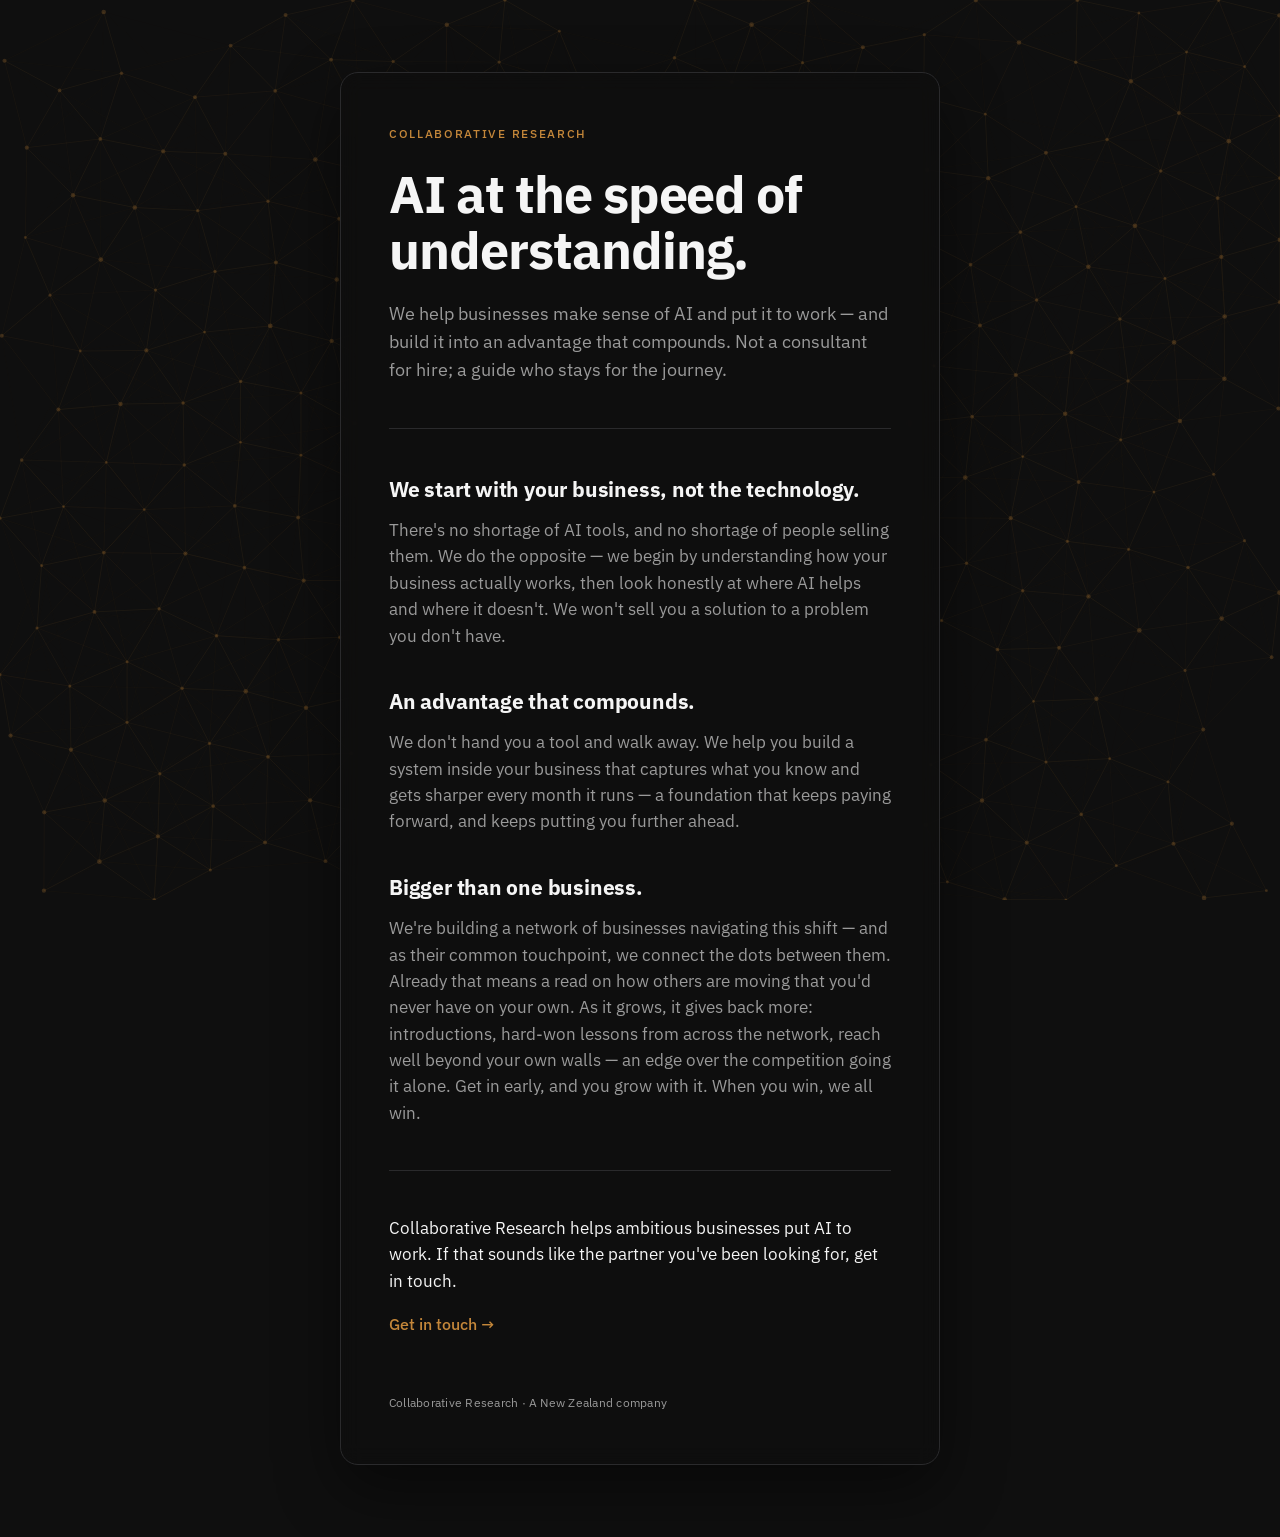
<file: public/index.html>
<!DOCTYPE html>
<html lang="en">
<head>
  <meta charset="UTF-8" />
  <meta name="viewport" content="width=device-width, initial-scale=1.0" />
  <title>Collaborative Research — AI at the speed of understanding</title>
  <meta name="description" content="Collaborative Research helps New Zealand businesses adopt AI with clarity and confidence — as a guide, not a consultant for hire." />

  <meta property="og:type" content="website" />
  <meta property="og:url" content="https://collabres.ai" />
  <meta property="og:title" content="Collaborative Research — AI at the speed of understanding" />
  <meta property="og:description" content="We help New Zealand businesses adopt AI with clarity and confidence — as a guide, not a consultant for hire." />

  <link rel="preconnect" href="https://fonts.googleapis.com" />
  <link rel="preconnect" href="https://fonts.gstatic.com" crossorigin />
  <link href="https://fonts.googleapis.com/css2?family=IBM+Plex+Sans:wght@400;500;700&display=swap" rel="stylesheet" />
  <link rel="stylesheet" href="css/styles.css" />
  <link rel="icon" href="/favicon.svg" type="image/svg+xml" />
  <link rel="icon" type="image/png" sizes="32x32" href="/favicon-32x32.png" />
  <link rel="icon" type="image/png" sizes="16x16" href="/favicon-16x16.png" />
  <link rel="icon" type="image/png" sizes="192x192" href="/favicon-192x192.png" />
  <link rel="icon" href="/favicon.ico" sizes="48x48" />
  <link rel="apple-touch-icon" href="/apple-touch-icon.png" />
  <meta name="theme-color" content="#0F0F0F" />
</head>
<body>
  <canvas id="bg" aria-hidden="true"></canvas>

  <main class="page">

    <header class="hero">
      <p class="eyebrow">Collaborative Research</p>
      <h1 class="headline">AI at the speed of understanding.</h1>
      <p class="lede">
        We help businesses make sense of AI and put it to work — and build it into
        an advantage that compounds. Not a consultant for hire; a guide who stays
        for the journey.
      </p>
    </header>

    <hr class="rule" />

    <section class="stance">
      <div class="block">
        <h2>We start with your business, not the technology.</h2>
        <p>
          There's no shortage of AI tools, and no shortage of people selling them.
          We do the opposite — we begin by understanding how your business actually
          works, then look honestly at where AI helps and where it doesn't. We won't
          sell you a solution to a problem you don't have.
        </p>
      </div>

      <div class="block">
        <h2>An advantage that compounds.</h2>
        <p>
          We don't hand you a tool and walk away. We help you build a system inside
          your business that captures what you know and gets sharper every month it
          runs — a foundation that keeps paying forward, and keeps putting you
          further ahead.
        </p>
      </div>

      <div class="block">
        <h2>Bigger than one business.</h2>
        <p>
          We're building a network of businesses navigating this shift — and as
          their common touchpoint, we connect the dots between them. Already that
          means a read on how others are moving that you'd never have on your own.
          As it grows, it gives back more: introductions, hard-won lessons from
          across the network, reach well beyond your own walls — an edge over the
          competition going it alone. Get in early, and you grow with it. When you win, we all win.
        </p>
      </div>
    </section>

    <hr class="rule" />

    <section class="close">
      <p>
        Collaborative Research helps ambitious businesses put AI to work. If that
        sounds like the partner you've been looking for, get in touch.
      </p>
      <a class="contact" href="mailto:joel@collabres.ai">Get in touch &rarr;</a>
    </section>

    <footer class="foot">
      Collaborative Research &middot; A New Zealand company
    </footer>

  </main>

  <script src="js/constellation.js" defer></script>
</body>
</html>
</file>
<file: public/css/styles.css>
/* Collaborative Research — collabres.ai */

:root {
  --bg: #0F0F0F;
  --surface: #1C1C1E;
  --text: #F5F5F5;
  --muted: #9A9A9A;
  --amber: #C4873A;
  --hairline: #2A2A2C;
}

* { margin: 0; padding: 0; box-sizing: border-box; }
html { -webkit-text-size-adjust: 100%; }

body {
  background: var(--bg);
  color: var(--text);
  font-family: "IBM Plex Sans", -apple-system, BlinkMacSystemFont, sans-serif;
  -webkit-font-smoothing: antialiased;
  text-rendering: optimizeLegibility;
  line-height: 1.55;
  min-height: 100dvh;
  display: flex;
  align-items: center;
  justify-content: center;
  padding: 72px 28px;
}

/* Background constellation canvas */
#bg {
  position: fixed;
  inset: 0;
  width: 100%;
  height: 100%;
  z-index: 0;
  pointer-events: none;
}

.page {
  position: relative;
  z-index: 1;
  width: 100%;
  max-width: 600px;
  padding: 52px 48px;
  background: rgba(15, 15, 15, 0.72);
  border: 1px solid var(--hairline);
  border-radius: 18px;
  backdrop-filter: blur(10px) saturate(115%);
  -webkit-backdrop-filter: blur(10px) saturate(115%);
  box-shadow: 0 24px 64px rgba(0, 0, 0, 0.45);
}

@media (max-width: 520px) {
  body { padding: 40px 16px; }
  .page { padding: 34px 26px; border-radius: 14px; }
}

/* Hero */
.eyebrow {
  font-size: 12px;
  font-weight: 500;
  letter-spacing: 0.14em;
  text-transform: uppercase;
  color: var(--amber);
}

.headline {
  margin-top: 22px;
  font-size: clamp(34px, 7vw, 52px);
  font-weight: 700;
  line-height: 1.08;
  letter-spacing: -0.02em;
  color: var(--text);
}

.lede {
  margin-top: 22px;
  max-width: 46ch;
  font-size: clamp(16px, 2.4vw, 18px);
  font-weight: 400;
  color: var(--muted);
}

/* Rules */
.rule {
  height: 1px;
  border: none;
  background: var(--hairline);
  margin: 44px 0;
}

/* Stance blocks */
.stance {
  display: flex;
  flex-direction: column;
  gap: 36px;
}

.block h2 {
  font-size: clamp(18px, 2.8vw, 21px);
  font-weight: 700;
  letter-spacing: -0.01em;
  color: var(--text);
}

.block p {
  margin-top: 12px;
  max-width: 56ch;
  font-size: clamp(15px, 2.2vw, 17px);
  color: var(--muted);
}

/* Close */
.close p {
  max-width: 52ch;
  font-size: clamp(15px, 2.2vw, 17px);
  color: var(--text);
}

.contact {
  display: inline-block;
  margin-top: 18px;
  color: var(--amber);
  font-size: 16px;
  font-weight: 500;
  text-decoration: none;
  border-bottom: 1px solid transparent;
  transition: border-color 0.15s ease;
}
.contact:hover { border-bottom-color: var(--amber); }

/* Footer */
.foot {
  margin-top: 56px;
  font-size: 12px;
  letter-spacing: 0.02em;
  color: var(--muted);
}
</file>
